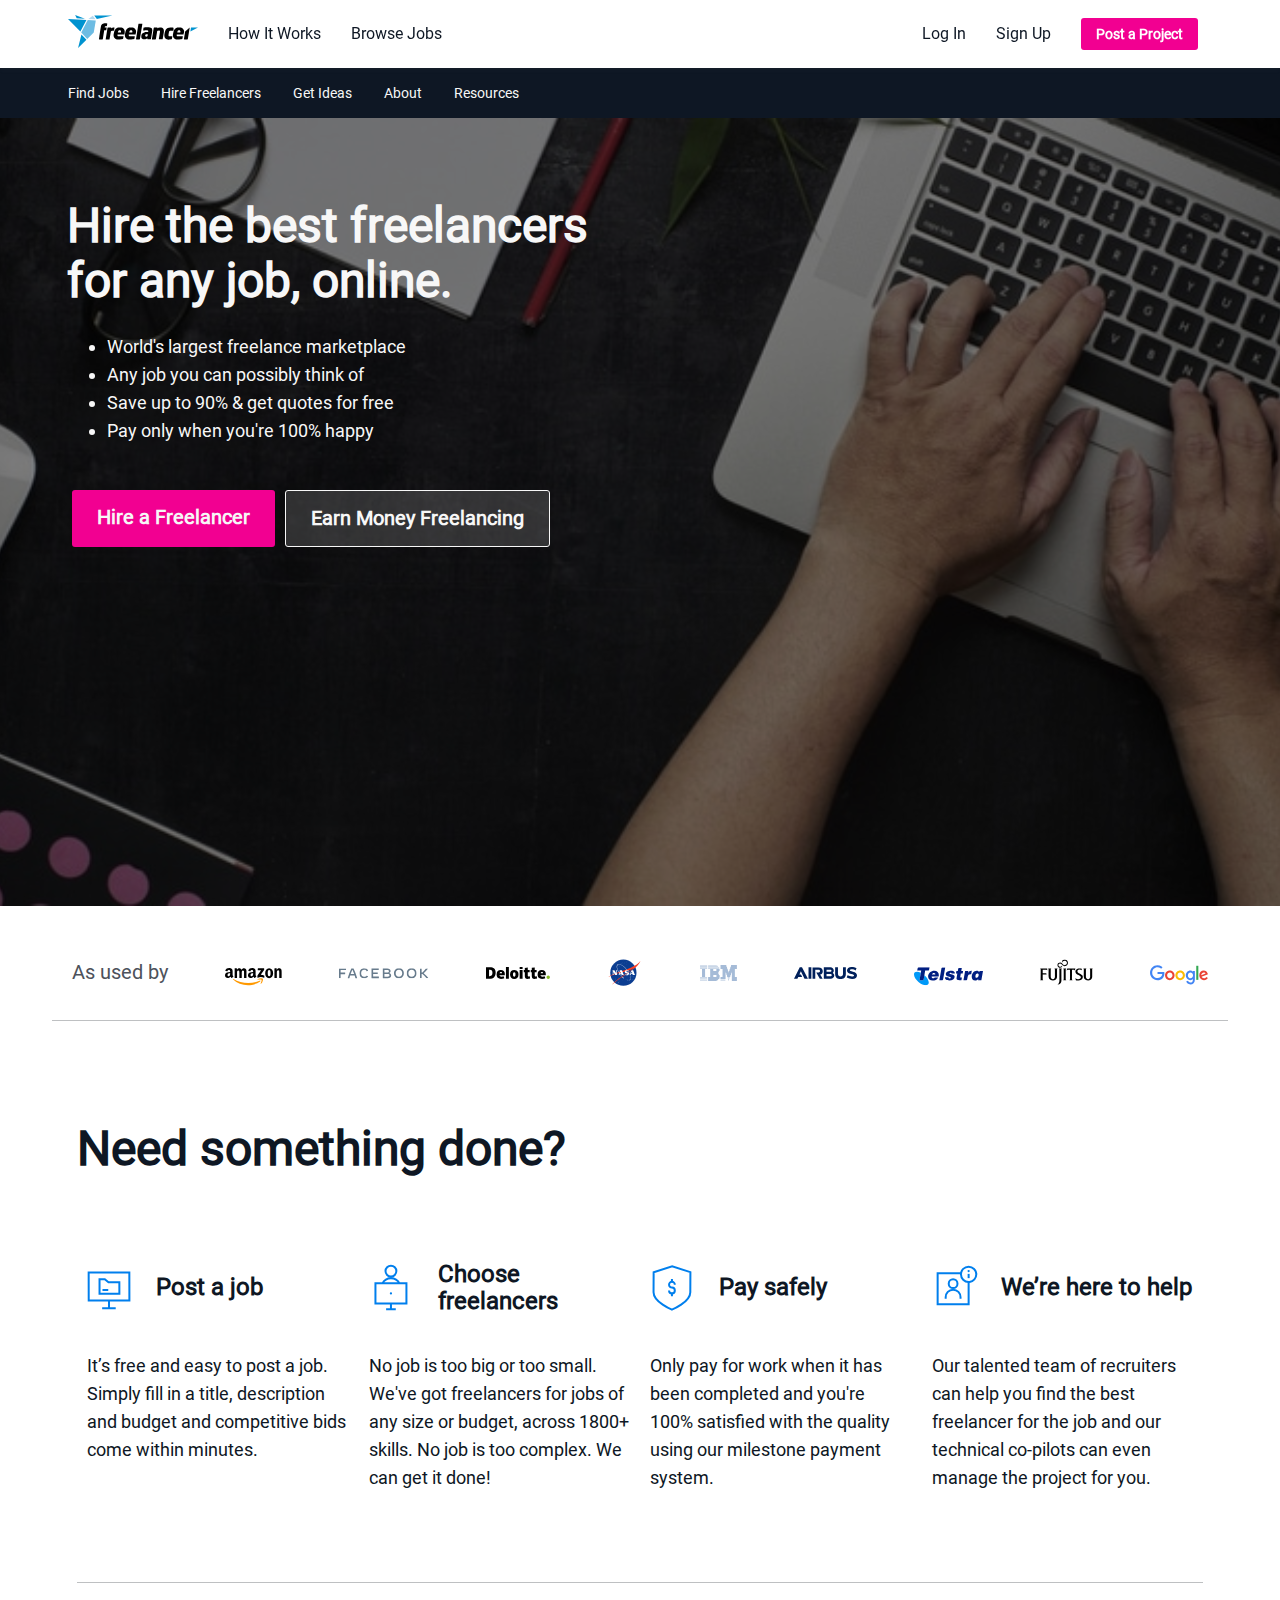
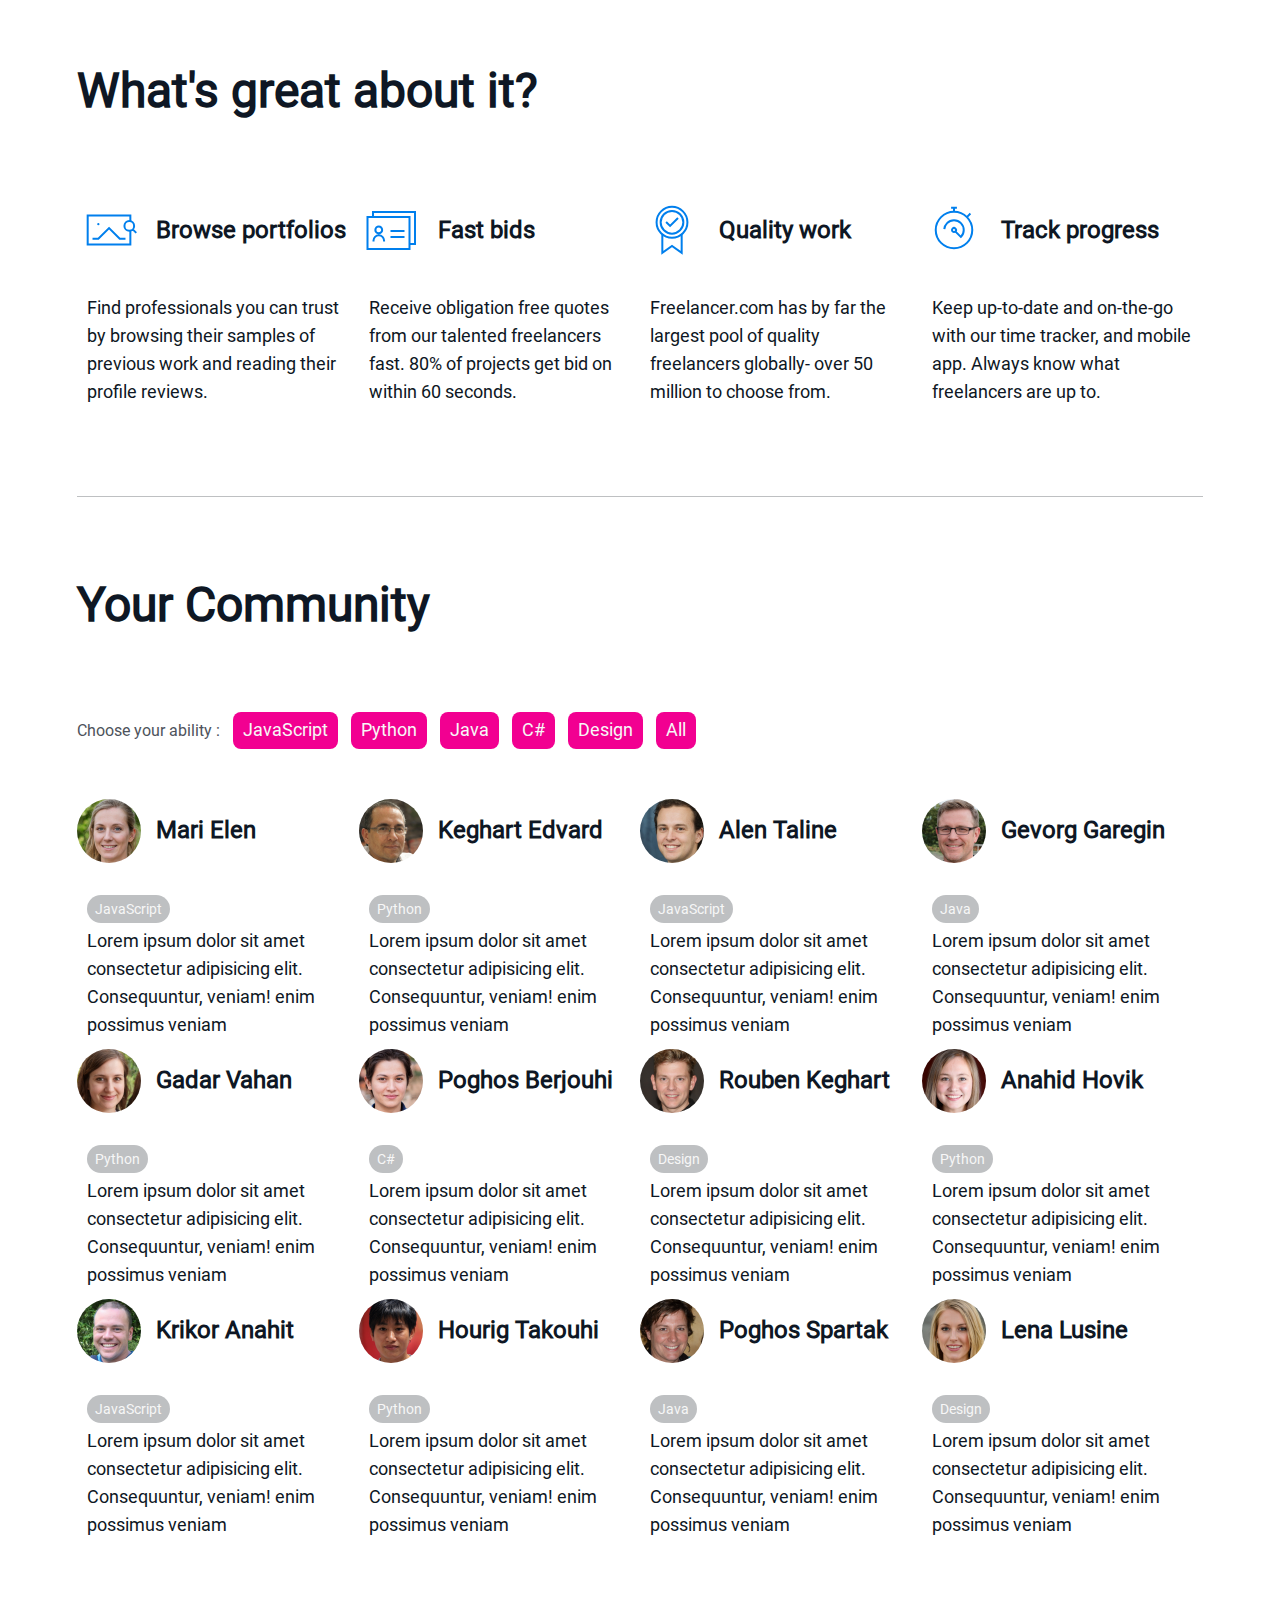
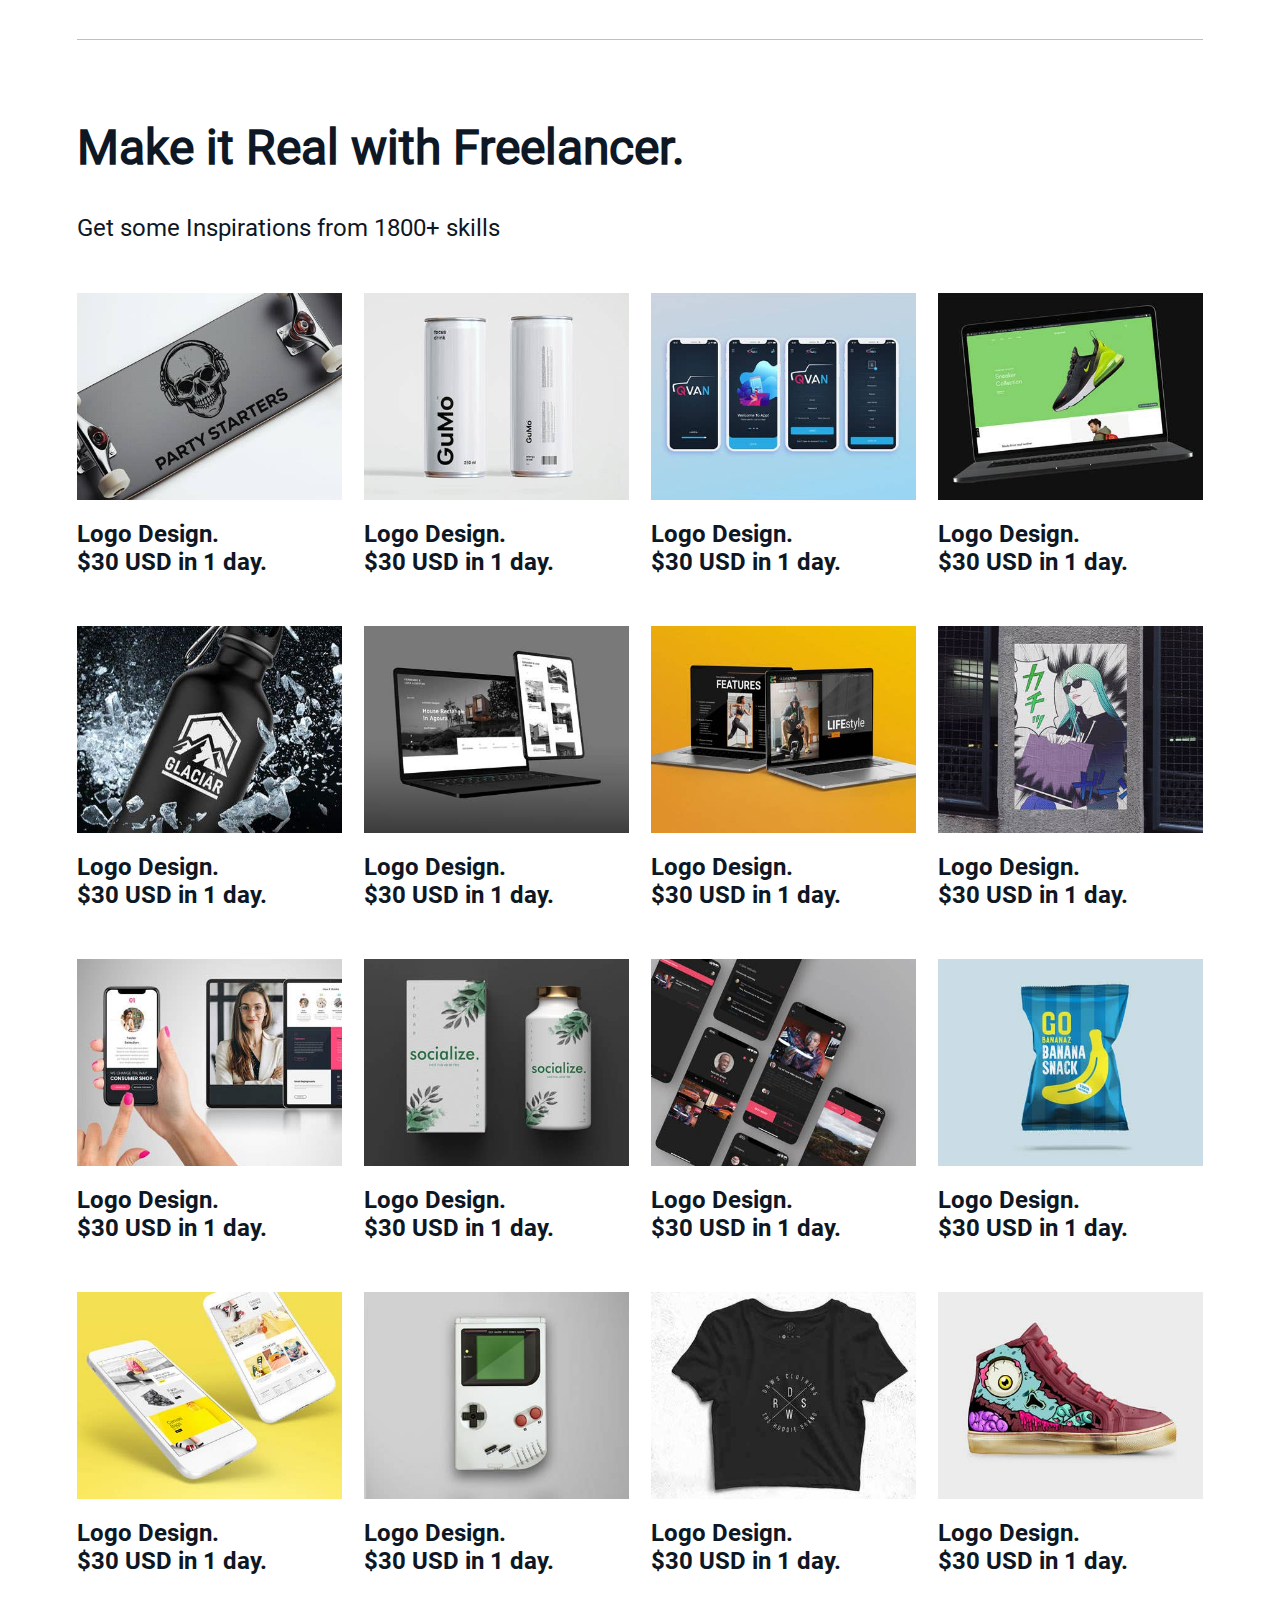
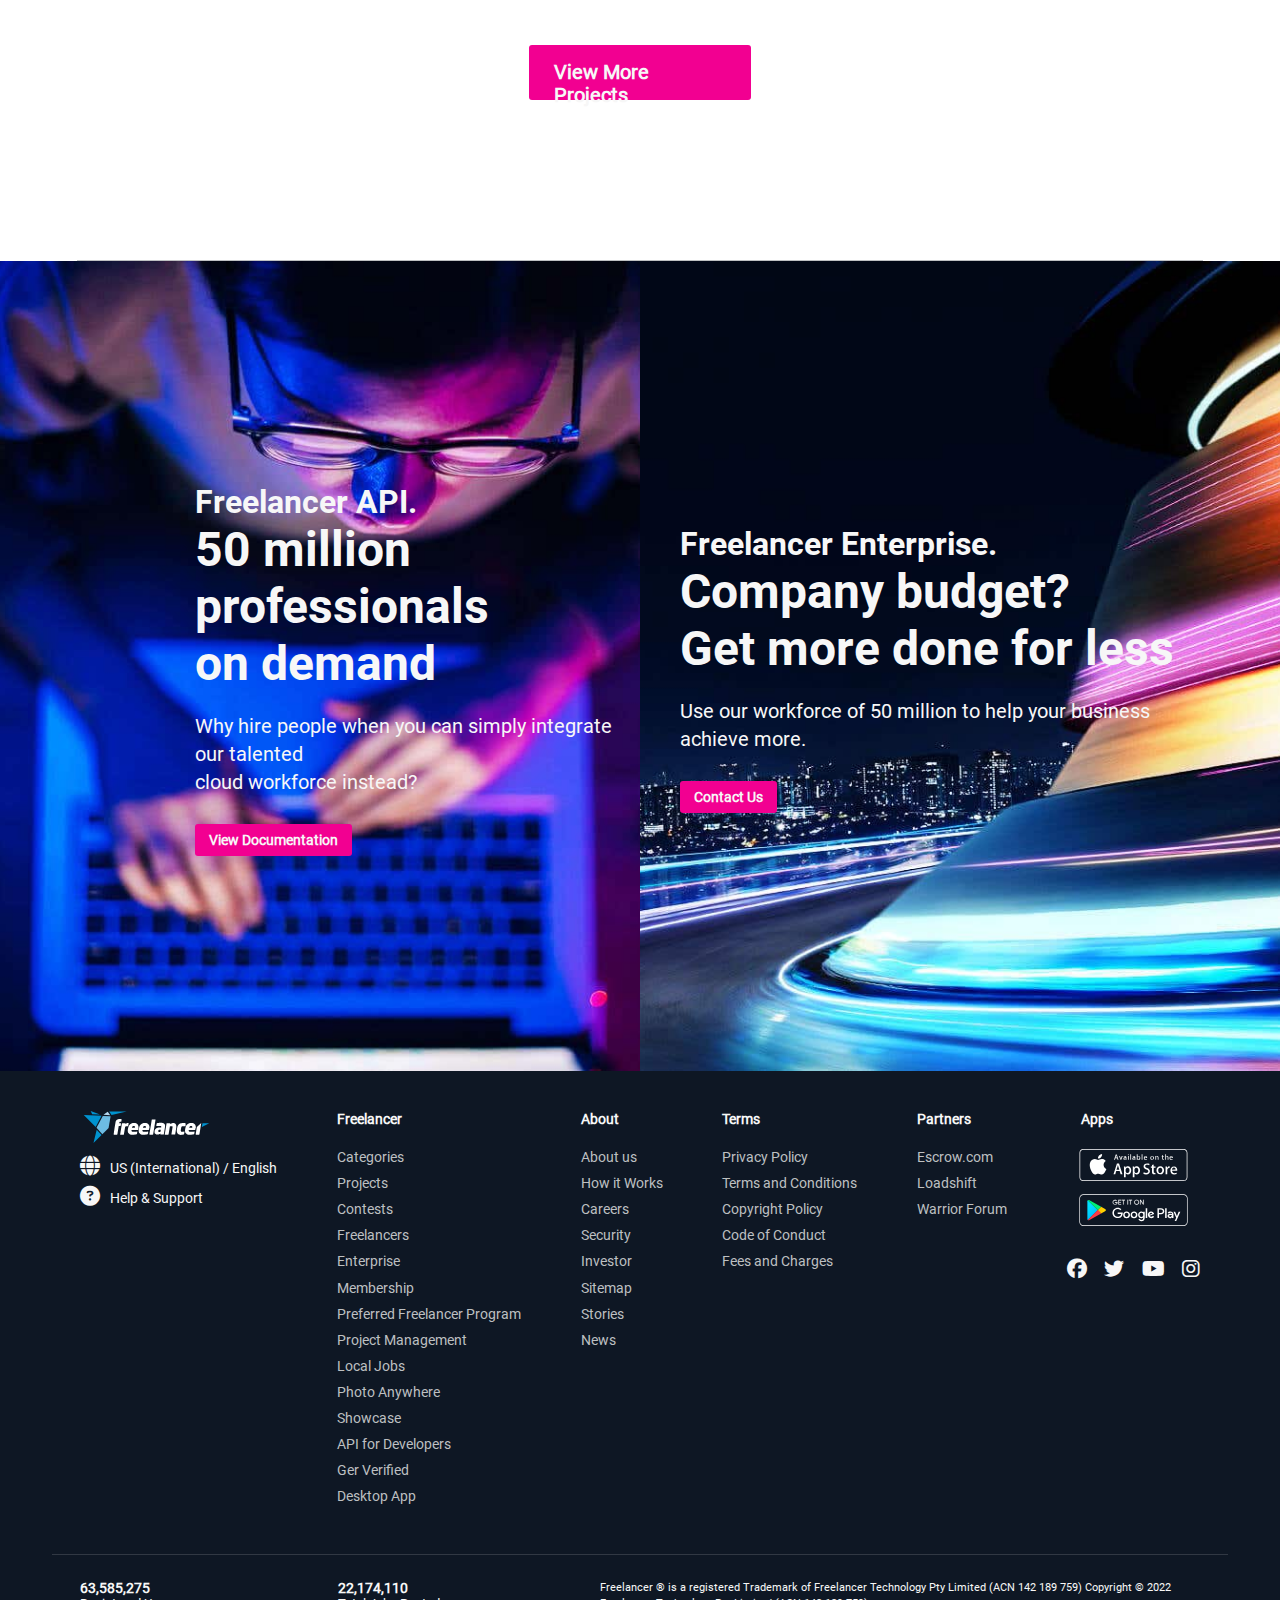
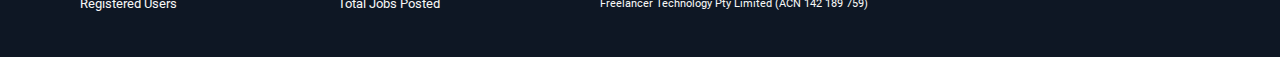
<file: index.html>
<!DOCTYPE html>
<html lang="en" title="Hire Freelancers &amp; Find Freelance Jobs Online">
  <head>
    <meta charset="UTF-8" />
    <meta http-equiv="X-UA-Compatible" content="IE=edge" />
    <meta name="viewport" content="width=device-width, initial-scale=1.0" />
    <title>
      Hire Freelancers &amp; Find Freelance Jobs Online | Freelancer
    </title>
    <link rel="stylesheet" href=
      "https://cdnjs.cloudflare.com/ajax/libs/font-awesome/6.2.0/css/all.css">
    </link>
    <link
      rel="stylesheet"
      href="https://cdn.jsdelivr.net/npm/swiper@8/swiper-bundle.min.css"
    />
    <script src="https://cdn.jsdelivr.net/npm/swiper@8/swiper-bundle.min.js"></script>
    <link rel="stylesheet" href="styles/normalize.css" />
    <link rel="stylesheet" href="styles/style.css" />
    <link rel="stylesheet" href="styles/responsive.css" />
  </head>
  <body>
    <nav class="nav container-fluid">
      <div class="nav-content container">
        <ul class="nav-menu">
          <li class="nav-menu_item">
            <a href="https://www.freelancer.com/" class="nav-logo">
              <img src="images/site-logo.svg" alt="Freelance logo" />
            </a>
          </li>
          <li class="nav-menu_item">
            <a href="#" class="nav-menu_link">How It Works</a>
          </li>
          <li class="nav-menu_item">
            <a href="#jobs" class="nav-menu_link">Browse Jobs</a>
          </li>
        </ul>
        <ul class="nav-links">
          <li class="nav-links_item">
            <a href="Login.html" class="nav-link_links">Log In</a>
          </li>
          <li class="nav-links_item">
            <a href="Sign Up.html" class="nav-link_links">Sign Up</a>
          </li>
          <li class="nav-links_item">
            <a href="#" class="nav-link_links">Post a Project</a>
          </li>
        </ul>
      </div>
    </nav>
    <!--- header --->
    <header class="header">
      <nav class="header-navbar container-fluid">
        <div class="header-navbar_content container">
          <ul class="header-navbar_menu">
            <li class="header-navbar_item"><a href="#">Find Jobs</a></li>
            <li class="header-navbar_item"><a href="#">Hire Freelancers</a></li>
            <li class="header-navbar_item"><a href="#">Get Ideas</a></li>
            <li class="header-navbar_item"><a href="#">About</a></li>
            <li class="header-navbar_item"><a href="#">Resources</a></li>
          </ul>
        </div>
      </nav>
      <div class="header-container container-fluid">
        <div class="header-content container">
          <h1 class="header-title">
            Hire the best freelancers for any job, online.
          </h1>
          <ul class="header-desc_menu">
            <li class="header-desc_item">
              World's largest freelance marketplace
            </li>
            <li class="header-desc_item">Any job you can possibly think of</li>
            <li class="header-desc_item">
              Save up to 90% & get quotes for free
            </li>
            <li class="header-desc_item">Pay only when you're 100% happy</li>
          </ul>
          <div class="header-btn_container">
            <a href="#" class="header-btn">Hire a Freelancer</a>
            <a href="#" class="header-btn">Earn Money Freelancing</a>
          </div>
        </div>
      </div>
    </header>
    <!-- main -->
    <section class="brands">
      <!-- Desktop mode -->
      <div class="brands-content container">
        <img src="./images/amazon_logo2.svg" alt="logo" />
        <img src="./images/facebook-corporate-logo2.svg" alt="logo" />
        <img src="./images/deloitte-logo2.svg" alt="logo" />
        <img src="./images/nasa-logo3.svg" alt="logo" />
        <img src="./images/ibm-logo2.svg" alt="logo" />
        <img src="./images/airbus-logo2.svg" alt="logo" />
        <img src="./images/telstra-logo.svg" alt="logo" />
        <img src="./images/fujitsu-logo.svg" alt="logo" />
        <img src="./images/google-logo.svg" alt="logo" />
      </div>
      <!-- Mobile mode -->
      <p>As used by</p>
      <div class="swiper">
        <div class="swiper-wrapper">
          <div class="swiper-slide">
            <img src="images/amazon_logo2.svg" alt="logo" />
            <img src="images/facebook-corporate-logo2.svg" alt="logo" />
            <img src="images/deloitte-logo2.svg" alt="logo" />
          </div>
          <div class="swiper-slide">
            <img src="images/nasa-logo3.svg" alt="logo" />
            <img src="images/ibm-logo2.svg" alt="logo" />
            <img src="images/airbus-logo2.svg" alt="logo" />
          </div>
          <div class="swiper-slide">
            <img src="images/telstra-logo.svg" alt="logo" />
            <img src="images/fujitsu-logo.svg" alt="logo" />
            <img src="images/google-logo.svg" alt="logo" />
          </div>
        </div>
        <div class="swiper-button-prev"></div>
        <div class="swiper-button-next"></div>
      </div>
    </section>
    <section class="description container">
      <h1 class="description-title">Need something done?</h1>
      <ul class="description-cards">
        <li class="description-card">
          <div class="description-card_header">
            <img src="images/section-images/post-a-project.svg" alt="image" />
            <h3>Post a job</h3>
          </div>
          <div class="description-body">
            <p>
              It’s free and easy to post a job. Simply fill in a title,
              description and budget and competitive bids come within minutes.
            </p>
          </div>
        </li>
        <li class="description-card">
          <div class="description-card_header">
            <img src="images/section-images/work.svg" alt="image" />
            <h3>
              Choose <br />
              freelancers
            </h3>
          </div>
          <div class="description-body">
            <p>
              No job is too big or too small. We've got freelancers for jobs of
              any size or budget, across 1800+ skills. No job is too complex. We
              can get it done!
            </p>
          </div>
        </li>
        <li class="description-card">
          <div class="description-card_header">
            <img src="images/section-images/pay-safely.svg" alt="image" />
            <h3>Pay safely</h3>
          </div>
          <div class="description-body">
            <p>
              Only pay for work when it has been completed and you're 100%
              satisfied with the quality using our milestone payment system.
            </p>
          </div>
        </li>
        <li class="description-card">
          <div class="description-card_header">
            <img src="images/section-images/about-me.svg" alt="image" />
            <h3>We’re here to help</h3>
          </div>
          <div class="description-body">
            <p>
              Our talented team of recruiters can help you find the best
              freelancer for the job and our technical co-pilots can even manage
              the project for you.
            </p>
          </div>
        </li>
      </ul>
    </section>
    <section class="description container">
      <h1 class="description-title">What's great about it?</h1>
      <ul class="description-cards">
        <li class="description-card">
          <div class="description-card_header">
            <img
              src="images/section-images/browse-portfolios.svg"
              alt="image"
            />
            <h3>Browse portfolios</h3>
          </div>
          <div class="description-body">
            <p>
              Find professionals you can trust by browsing their samples of
              previous work and reading their profile reviews.
            </p>
          </div>
        </li>
        <li class="description-card">
          <div class="description-card_header">
            <img src="images/section-images/bids-alt.svg" alt="image" />
            <h3>Fast bids</h3>
          </div>
          <div class="description-body">
            <p>
              Receive obligation free quotes from our talented freelancers fast.
              80% of projects get bid on within 60 seconds.
            </p>
          </div>
        </li>
        <li class="description-card">
          <div class="description-card_header">
            <img src="images/section-images/rank-higher.svg" alt="image" />
            <h3>Quality work</h3>
          </div>
          <div class="description-body">
            <p>
              Freelancer.com has by far the largest pool of quality freelancers
              globally- over 50 million to choose from.
            </p>
          </div>
        </li>
        <li class="description-card">
          <div class="description-card_header">
            <img src="images/section-images/track-progress.svg" alt="image" />
            <h3>Track progress</h3>
          </div>
          <div class="description-body">
            <p>
              Keep up-to-date and on-the-go with our time tracker, and mobile
              app. Always know what freelancers are up to.
            </p>
          </div>
        </li>
      </ul>
    </section>
    <section class="description container">
      <h1 id='jobs' class="description-title">Your Community</h1>
      <div class="filters">
        <p>Choose your ability :</p>
        <span class='filter' data-filter='JavaScript'>JavaScript</span>
        <span class='filter' data-filter='Python'>Python</span>
        <span class='filter' data-filter='Java'>Java</span>
        <span class='filter' data-filter='C#'>C#</span>
        <span class='filter' data-filter='Design'>Design</span>
        <span class='filter' data-filter='All'>All</span>
      </div>
      <ul class="description-cards card-container"></ul>
    </section>
    <section class="description container">
      <h1 class="description-title product-title">
        Make it Real with Freelancer.
      </h1>
      <p class="description-paragraph">
        Get some Inspirations from 1800+ skills
      </p>
      <ul class="description-cards products">
        <li class="description-card">
          <div class="description-card_header product-header">
            <img
              class="product-image"
              src="images/product-images/logo-design-v2.jpg"
              alt="image"
            />
            <span class="product-button">Discover More</span>
          </div>
          <div class="description-body">
            <p class="product-info">Logo Design.<br />$30 USD in 1 day.</p>
          </div>
        </li>
        <li class="description-card">
          <div class="description-card_header product-header">
            <img
              class="product-image"
              src="images/product-images/package-design-1-v2.jpg"
              alt="image"
            />
            <span class="product-button">Discover More</span>
          </div>
          <div class="description-body">
            <p class="product-info">Logo Design.<br />$30 USD in 1 day.</p>
          </div>
        </li>
        <li class="description-card">
          <div class="description-card_header product-header">
            <img
              class="product-image"
              src="images/product-images/mobile-design-1-v2.jpg"
              alt="image"
            />
            <span class="product-button">Discover More</span>
          </div>
          <div class="description-body">
            <p class="product-info">Logo Design.<br />$30 USD in 1 day.</p>
          </div>
        </li>
        <li class="description-card">
          <div class="description-card_header product-header">
            <img
              class="product-image"
              src="images/product-images/wordpress-1.jpg"
              alt="image"
            />
            <span class="product-button">Discover More</span>
          </div>
          <div class="description-body">
            <p class="product-info">Logo Design.<br />$30 USD in 1 day.</p>
          </div>
        </li>
        <li class="description-card">
          <div class="description-card_header product-header">
            <img
              class="product-image"
              src="images/product-images/logo-design-2.jpg"
              alt="image"
            />
            <span class="product-button">Discover More</span>
          </div>
          <div class="description-body">
            <p class="product-info">Logo Design.<br />$30 USD in 1 day.</p>
          </div>
        </li>
        <li class="description-card">
          <div class="description-card_header product-header">
            <img
              class="product-image"
              src="images/product-images/website-1.jpg"
              alt="image"
            />
            <span class="product-button">Discover More</span>
          </div>
          <div class="description-body">
            <p class="product-info">Logo Design.<br />$30 USD in 1 day.</p>
          </div>
        </li>
        <li class="description-card">
          <div class="description-card_header product-header">
            <img
              class="product-image"
              src="images/product-images/website-design-1.jpg"
              alt="image"
            />
            <span class="product-button">Discover More</span>
          </div>
          <div class="description-body">
            <p class="product-info">Logo Design.<br />$30 USD in 1 day.</p>
          </div>
        </li>
        <li class="description-card">
          <div class="description-card_header product-header">
            <img
              class="product-image"
              src="images/product-images/illustration-v2.jpg"
              alt="image"
            />
            <span class="product-button">Discover More</span>
          </div>
          <div class="description-body">
            <p class="product-info">Logo Design.<br />$30 USD in 1 day.</p>
          </div>
        </li>
        <li class="description-card">
          <div class="description-card_header product-header">
            <img
              class="product-image"
              src="images/product-images/wordpress-2.jpg"
              alt="image"
            />
            <span class="product-button">Discover More</span>
          </div>
          <div class="description-body">
            <p class="product-info">Logo Design.<br />$30 USD in 1 day.</p>
          </div>
        </li>
        <li class="description-card">
          <div class="description-card_header product-header">
            <img
              class="product-image"
              src="images/product-images/package-design-4.jpg"
              alt="image"
            />
            <span class="product-button">Discover More</span>
          </div>
          <div class="description-body">
            <p class="product-info">Logo Design.<br />$30 USD in 1 day.</p>
          </div>
        </li>
        <li class="description-card">
          <div class="description-card_header product-header">
            <img
              class="product-image"
              src="images/product-images/mobile-design-2-v2.jpg"
              alt="image"
            />
            <span class="product-button">Discover More</span>
          </div>
          <div class="description-body">
            <p class="product-info">Logo Design.<br />$30 USD in 1 day.</p>
          </div>
        </li>
        <li class="description-card">
          <div class="description-card_header product-header">
            <img
              class="product-image"
              src="images/product-images/package-design-3.jpg"
              alt="image"
            />
            <span class="product-button">Discover More</span>
          </div>
          <div class="description-body">
            <p class="product-info">Logo Design.<br />$30 USD in 1 day.</p>
          </div>
        </li>
        <li class="description-card">
          <div class="description-card_header product-header">
            <img
              class="product-image"
              src="images/product-images/website-2.jpg"
              alt="image"
            />
            <span class="product-button">Discover More</span>
          </div>
          <div class="description-body">
            <p class="product-info">Logo Design.<br />$30 USD in 1 day.</p>
          </div>
        </li>
        <li class="description-card">
          <div class="description-card_header product-header">
            <img
              class="product-image"
              src="images/product-images/3d-modeling.jpg"
              alt="image"
            />
            <span class="product-button">Discover More</span>
          </div>
          <div class="description-body">
            <p class="product-info">Logo Design.<br />$30 USD in 1 day.</p>
          </div>
        </li>
        <li class="description-card">
          <div class="description-card_header product-header">
            <img
              class="product-image"
              src="images/product-images/logo-design-3.jpg"
              alt="image"
            />
            <span class="product-button">Discover More</span>
          </div>
          <div class="description-body">
            <p class="product-info">Logo Design.<br />$30 USD in 1 day.</p>
          </div>
        </li>
        <li class="description-card">
          <div class="description-card_header product-header">
            <img
              class="product-image"
              src="images/product-images/graphic-design-2.jpg"
              alt="image"
            />
            <span class="product-button">Discover More</span>
          </div>
          <div class="description-body">
            <p class="product-info">Logo Design.<br />$30 USD in 1 day.</p>
          </div>
        </li>
        <a href="#" class="description-btn">View More Projects</a>
      </ul>
    </section>
    <section class="information">
      <aside class="left-section">
        <div class="left-section_content">
          <h2 class="information-title">Freelancer API.</h2>
          <h3 class="information-desc">50 million professionals <br> on demand</h3>
          <p class="information-paragraph">
            Why hire people when you can simply integrate our talented <br> cloud
            workforce instead?
          </p>
          <a href="#" class="information-btn">View Documentation</a>
        </div>
      </aside>
      <aside class="right-section">
        <div class="right-section_content">
          <h2 class="information-title">Freelancer Enterprise.</h2>
          <h3 class="information-desc">
            Company budget?<br>Get more done for less
          </h3>
          <p class="information-paragraph">
            Use our workforce of 50 million to help your business <br> achieve more.
          </p>
          <a href="#" class="information-btn">Contact Us</a>
        </div>
      </aside>
    </section>
    <footer class='footer container-fluid'>
      <div class="footer-content container">
        <div class="footer__column">
          <div class="footer__grouping">
            <ul class="footer__grouping-list">
              <li><img src="./images/freelancer-logo-old-light.svg" alt="logo"></li>
              <li><i class="footer-icon fas fa-globe"></i><a class='footer-link' href='#'>US (International) / English</a></li>
              <li><i class='footer-icon fas fa-question-circle'></i><a class='footer-link' href='#'>Help & Support</a></li>
            </ul>
          </div>
        </div>
        <div class="footer__column">
          <div class="footer__grouping">
            <h4 class="footer__grouping-title">Freelancer</h4>
            <ul class="footer__grouping-list">
              <li><a href='#'>Categories</a></li>
              <li><a href='#'>Projects</a></li>
              <li><a href='#'>Contests</a></li>
              <li><a href='#'>Freelancers</a></li>
              <li><a href='#'>Enterprise</a></li>
              <li><a href='#'>Membership</a></li>
              <li><a href='#'>Preferred Freelancer Program</a></li>
              <li><a href='#'>Project Management</a></li>
              <li><a href='#'>Local Jobs</a></li>
              <li><a href='#'>Photo Anywhere</a></li>
              <li><a href='#'>Showcase</a></li>
              <li><a href='#'>API for Developers</a></li>
              <li><a href='#'>Ger Verified</a></li>
              <li><a href='#'>Desktop App</a></li>
            </ul>
          </div>
        </div>
        <div class="footer__column">
          <div class="footer__grouping">
            <h4 class="footer__grouping-title">About</h4>
            <ul class="footer__grouping-list">
              <li><a href='#'>About us</a></li>
              <li><a href='#'>How it Works</a></li>
              <li><a href='#'>Careers</a></li>
              <li><a href='#'>Security</a></li>
              <li><a href='#'>Investor</a></li>
              <li><a href='#'>Sitemap</a></li>
              <li><a href='#'>Stories</a></li>
              <li><a href='#'>News</a></li>
            </ul>
          </div>
        </div>
        <div class="footer__column">
          <div class="footer__grouping">
            <h4 class="footer__grouping-title">Terms</h4>
            <ul class="footer__grouping-list">
              <li><a href='#'>Privacy Policy</a></li>
              <li><a href='#'>Terms and Conditions</a></li>
              <li><a href='#'>Copyright Policy</a></li>
              <li><a href='#'>Code of Conduct</a></li>
              <li><a href='#'>Fees and Charges</a></li>
            </ul>
          </div>
        </div>
        <div class="footer__column">
          <div class="footer__grouping">
            <h4 class="footer__grouping-title">Partners</h4>
            <ul class="footer__grouping-list">
              <li><a href='#'>Escrow.com</a></li>
              <li><a href='#'>Loadshift</a></li>
              <li><a href='#'>Warrior Forum</a></li>
            </ul>
          </div>
        </div>
        <div class="footer__column">
          <div class="footer__grouping">
            <h4 class="footer__grouping-title m-left-14">Apps</h4>
            <ul class="footer__grouping-list links-container">
              <li><a href='#'><img src="./images/app-store.svg" alt="AppStore"></a></li>
              <li><a href='#'><img src="./images/google-play.svg" alt="PlayStore"></a></li>
            </ul>
            <ul class='social-media_menu'>
              <li><a class='social-media_item fab fa-facebook' href="#"></a></li>
              <li><a class='social-media_item fab fa-twitter' href="#"></a></li>
              <li><a class='social-media_item fab fa-youtube' href="#"></a></li>
              <li><a class='social-media_item fab fa-instagram' href="#"></a></li>
            </ul>
          </div>
        </div>
      </div>
      <section class='footer-copyright container'>
        <p class="copyright-reg">
          <span>63,585,275</span><br>
          Registered Users
        </p>
        <p class="copyright-total">
          <span>22,174,110</span><br>
          Total Jobs Posted
        </p>
        <p class='copyright-desc'>
          Freelancer ® is a registered Trademark of Freelancer Technology Pty Limited (ACN 142 189 759)
          Copyright © 2022 Freelancer Technology Pty Limited (ACN 142 189 759)
        </p>
      </section>
    </footer>
    <script src="./js/people.js"></script>
    <script src='./js/main.js'></script>
  </body>
</html>
</file>
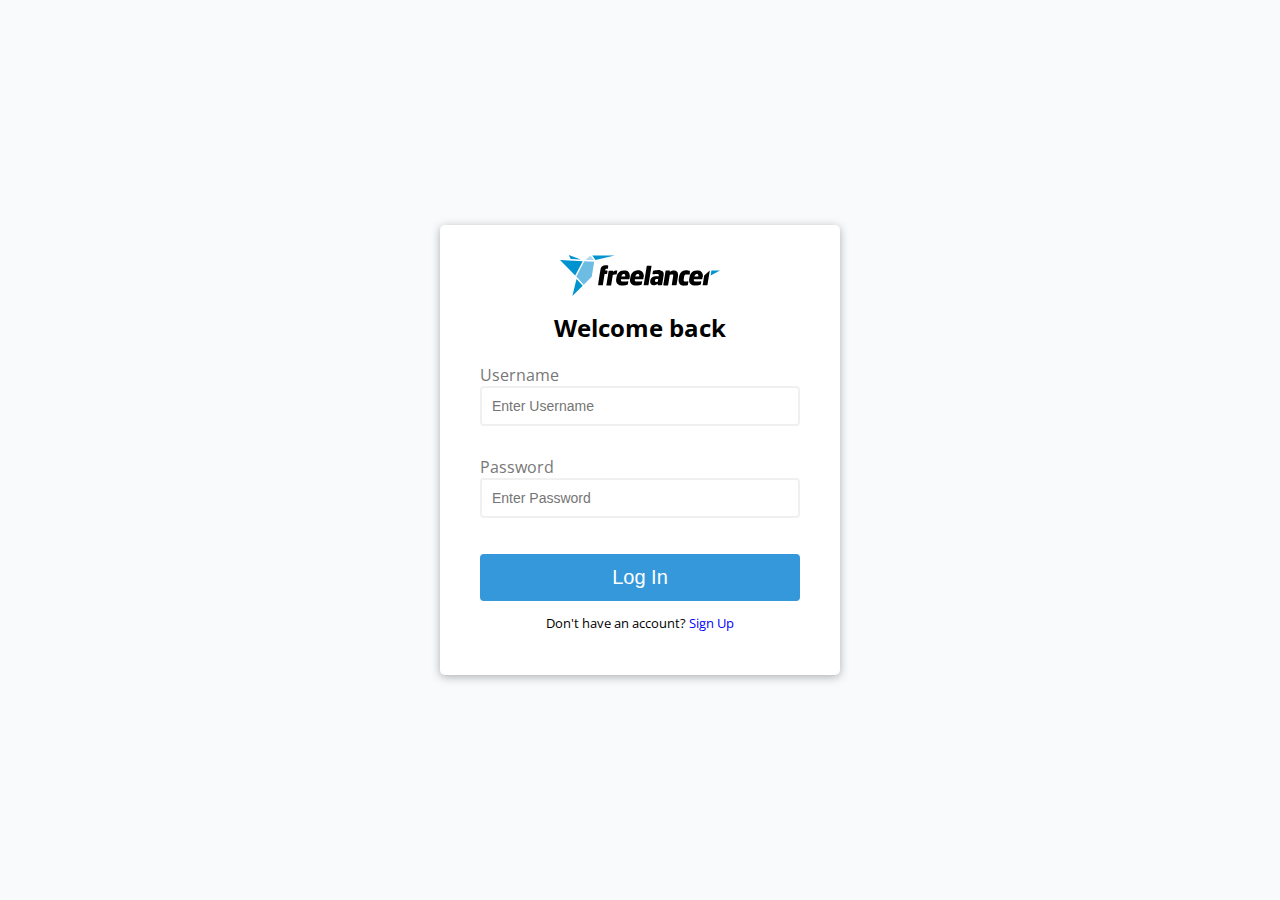
<file: Login.html>
<!DOCTYPE html>
<html>
  <head>
    <meta charset="utf-8" />
    <meta name="viewport" content="width=device-width, initial-scale=1.0" />
    <meta http-equiv="X-UA-Compatible" content="ie=edge" />
    <title>Login to Hire Freelancers &amp; Find Work | Freelancer</title>
    <link rel="stylesheet" href="styles/login.css" />
  </head>

  <body>
    <div class="container">
      <form class="form" id="form">
        <img src="images/site-logo.svg" alt="logo" />
        <h2>Welcome back</h2>
        <div class="form-control">
          <label for="Username">Username</label>
          <input
            type="text"
            id="username"
            placeholder="Enter Username"
            maxlength="38"
          />
          <small>Error message</small>
        </div>
        <div class="form-control">
          <label for="Password">Password</label>
          <input
            type="password"
            id="password"
            placeholder="Enter Password"
            maxlength="38"
          />
          <small>Error message</small>
        </div>
        <button type="submit">Log In</button>
        <p>
          Don't have an account? <a href="Sign Up.html"><span>Sign Up</span></a>
        </p>
      </form>
    </div>
	<script src="js/login.js"></script>
  </body>
</html>
</file>
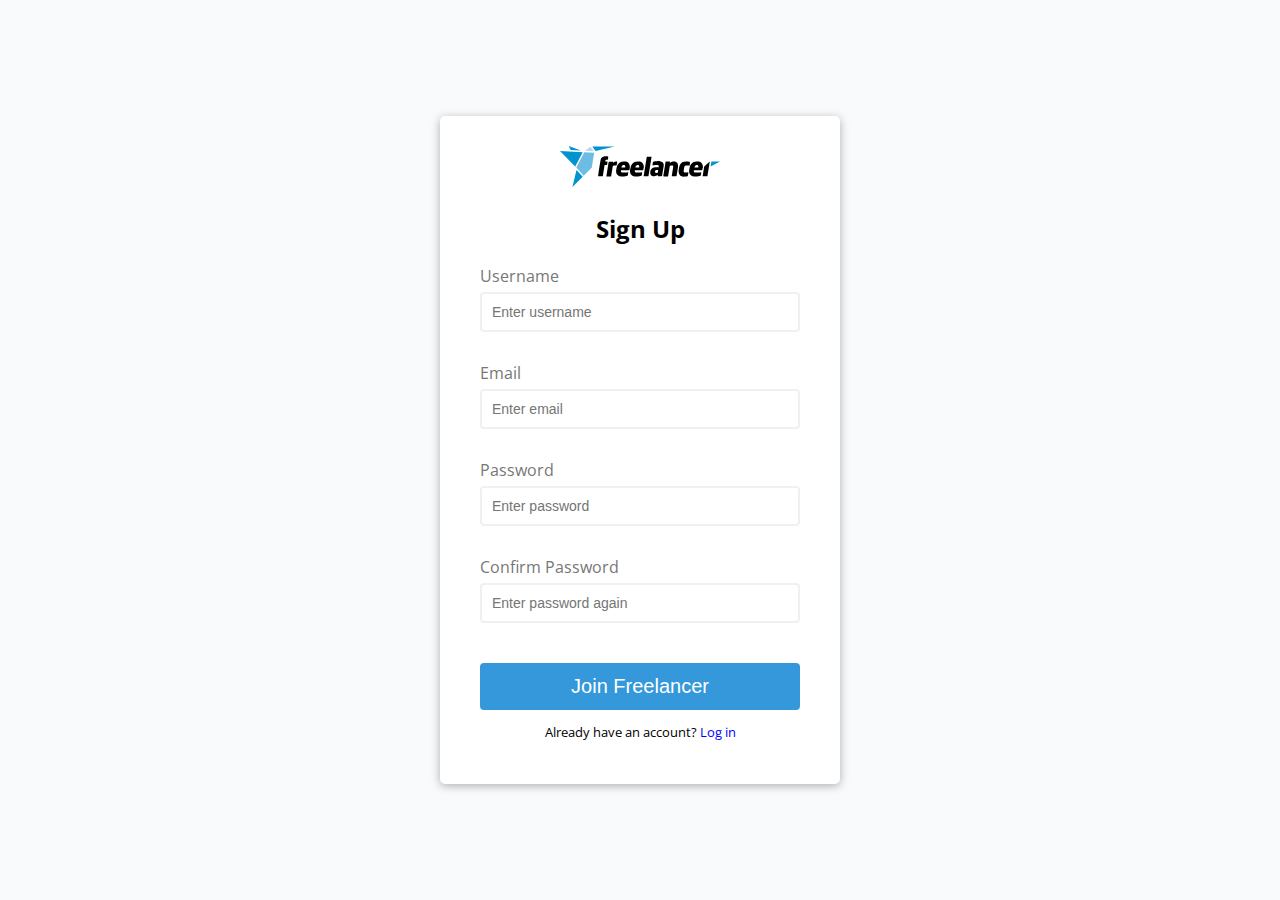
<file: Sign Up.html>
﻿<!DOCTYPE html>
<html lang="en">
  <head>
    <meta charset="UTF-8" />
    <meta name="viewport" content="width=device-width, initial-scale=1.0" />
    <meta http-equiv="X-UA-Compatible" content="ie=edge" />
    <link rel="stylesheet" href="styles/signup.css" />
    <title>User Signup | Freelancer</title>
  </head>
  <body>
    <div class="container">
      <form id="form" class="form">
        <img src="images/site-logo.svg" alt="logo" />
        <h2>Sign Up</h2>
        <div class="form-control">
          <label for="username">Username</label>
          <input type="text" id="username" placeholder="Enter username" />
          <small>Error message</small>
        </div>
        <div class="form-control">
          <label for="email">Email</label>
          <input type="text" id="email" placeholder="Enter email" />
          <small>Error message</small>
        </div>
        <div class="form-control">
          <label for="password">Password</label>
          <input type="password" id="password" placeholder="Enter password" />
          <small>Error message</small>
        </div>
        <div class="form-control">
          <label for="password2">Confirm Password</label>
          <input
            type="password"
            id="password2"
            placeholder="Enter password again"
          />
          <small>Error message</small>
        </div>
        <button type="submit">Join Freelancer</button>
        <p>Already have an account? <a href="Login.html"><span>Log in</span></a></p>
      </form>
    </div>

    <script src="js/signup.js"></script>
  </body>
</html>
</file>
<file: styles/style.css>
@font-face {
  font-family: "Roboto-Regular";
  src: url("../fonts/Roboto-Regular.ttf") format("truetype");
}

@font-face {
  font-family: "Roboto-Bold";
  src: url("../fonts/Roboto-Bold.ttf") format("truetype");
}

:root {
  --mainPink: #f20091;
  --mainWhite: #f7f7f7;
  --mainBlack: #0e1724;
  --mainGray: #bec0c2;
  --mainBlue: #007fed;
  --transition: all 0.2s;
  --pinkHoverColor: rgb(215, 2, 137);
}

/* Start project */

* {
  padding: 0;
  margin: 0;
  box-sizing: border-box;
  list-style-type: none;
  text-decoration: none;
  scroll-behavior: smooth;
}

body {
  color: var(--mainBlack);
  font-family: "Roboto-Regular", "sans-serif";
}

.swiper,
.description-cards {
  border-bottom: 1px solid var(--mainGray);
}

/*--- Header ---*/

/*--- Navbar ---*/

.nav {
  position: sticky;
  top: 0;
  box-shadow: 0 0 4px #4d525b14, 0 2px 4px #4d525b1f;
  background-color: #fff;
  z-index: 3;
}

.nav .nav-content {
  display: flex;
  align-items: center;
  justify-content: space-between;
  padding: 15px 0 15px 16px;
}

.nav .nav-content a {
  color: inherit;
  transition: var(--transition);
}

.nav .nav-content a:hover {
  color: var(--mainBlue);
}

.nav-menu,
.nav-links {
  display: flex;
  align-items: center;
  justify-content: space-around;
}

.nav-menu li,
.nav-links li {
  margin-right: 30px;
}

.nav-links .nav-links_item:nth-child(3) a {
  background-color: var(--mainPink);
  color: #fff;
  font-weight: bold;
  padding: 8px 15px;
  border-radius: 3px;
  font-size: 14px;
}

.nav-links .nav-links_item:nth-child(3) a:hover {
  background-color: var(--pinkHoverColor);
}

.nav-logo img {
  width: 130px;
}

/*--- Header Navbar ---*/

.header-navbar {
  background-color: var(--mainBlack);
  overflow: auto;
}

.header-navbar_content {
  min-width: 405px;
  overflow: auto;
}

.header-navbar_menu {
  display: flex;
}

.header-navbar_menu .header-navbar_item {
  padding: 16px;
}

.header-navbar_menu .header-navbar_item:hover {
  background-color: #323a45;
}

.header-navbar_menu .header-navbar_item a {
  color: var(--mainWhite);
  font-size: 14px;
}

/*--- Heder Container ---*/

.header-container {
  min-height: calc(100vh - 112px);
  background: url("../images/header-background.jpg") no-repeat center/cover;
  background-blend-mode: multiply;
  background-color: #828282;
}

.header-content {
  color: var(--mainWhite);
  padding: 80px 15px;
}

.header-title {
  font-size: 48px;
  font-family: "Roboto-Bold" sans-serif;
  margin: 0;
  max-width: 535px;
}

.header-desc_menu {
  margin: 25px 40px 40px 40px;
  line-height: 28px;
}

.header-desc_menu .header-desc_item {
  list-style-type: disc !important;
  font-size: 18px;
}

.header-btn_container {
  display: flex;
}

.header-btn_container a,
.description-btn,
.information-btn {
  font-size: 20px;
  font-family: "Roboto-Bold" sans-serif;
  font-weight: bold;
  color: var(--mainWhite) !important;
  margin: 5px;
  padding: 16px 25px;
  border-radius: 3px;
  transition: var(--transition);
}

.header-btn:nth-child(1),
.description-btn,
.information-btn {
  background-color: var(--mainPink);
}

.header-btn:nth-child(1):hover,
.description-btn:hover,
.information-btn:hover {
  background-color: var(--pinkHoverColor);
}

.header-btn:nth-child(2) {
  border: 1px solid var(--mainWhite);
  background-color: rgba(200, 200, 200, 0.2);
}

.header-btn:nth-child(2):hover {
  background-color: rgba(200, 200, 200, 0.5);
}

/*--- Brands Section ---*/

.brands {
  padding: 20px;
}

.brands p {
  text-align: center;
  color: #4d525b;
  display: none;
}

.brands-content {
  padding: 32px 20px;
  border-bottom: 1px solid var(--mainGray);
  display: flex;
  align-items: center;
  justify-content: space-between;
}

.brands-content::before {
  content: "As used by";
  color: #4d525b;
  font-size: 20px;
}

.brands-content img {
  height: 30px;
}

/* Swiper slider styles */

.swiper {
  max-width: 600px;
  display: none;
  padding: 32px 0;
}

.swiper-slide {
  display: flex;
  justify-content: space-around;
  align-items: center;
}

.swiper-slide img {
  height: 25px;
}

.swiper-button-next::after {
  font-size: 20px;
  font-weight: bold;
  margin-left: 25px;
}

.swiper-button-prev::after {
  font-size: 20px;
  font-weight: bold;
  margin-right: 25px;
}

/*--- Description sections ---*/

.description {
  padding: 0 25px;
}

.description-title {
  font-size: 48px;
  margin: 80px 0;
}

.description-paragraph {
  font-size: 24px;
}

.description-cards {
  display: flex;
  justify-content: space-between;
  flex-wrap: wrap;
  padding-bottom: 90px;
}

.description-card {
  width: 281.5px;
}

.user-card {
  transition: var(--transition);
  cursor: pointer;
  border-radius: 5px;
  margin-bottom: 10px;
}

.user-card:hover {
  box-shadow: rgba(50, 50, 93, 0.25) 0px 2px 5px -1px,
    rgba(0, 0, 0, 0.3) 0px 1px 3px -1px;
}

.filters {
  margin-bottom: 50px;
  display: flex;
  align-items: center;
  justify-content: space-between;
  width: 55%;
  flex-wrap: wrap;
}

.filters p {
  color: #4d525b;
}

.filter {
  cursor: pointer;
  font-size: 18px;
  transition: var(--transition);
  padding: 8px 10px;
  border-radius: 8px;
  background-color: var(--mainPink);
  color: var(--mainWhite);
}

.filter:hover {
  background-color: transparent;
  color: var(--mainBlue);
}

.description-card_header {
  display: flex;
  align-items: center;
  margin-bottom: 32px;
}

.description-card_header img {
  width: 64px;
  height: 64px;
  margin-right: 15px;
}

.description-card_header .user-image {
  border-radius: 100%;
  width: 64px; height: 64px;
}

.description-card_header h3 {
  font-size: 24px;
}

.description-body p,
.user-ability {
  font-size: 18px;
  line-height: 28px;
  margin: 0 10px;
}

.description-body .user-ability {
  display: block;
  margin-bottom: 4px;
  font-size: 14px;
  background-color: #bec0c2;
  width: fit-content;
  border-radius: 14px;
  padding: 0 8px;
  color: var(--mainWhite);
}

.product-title {
  margin: 80px 0 40px 0;
}

.products > .description-card {
  margin-top: 50px;
  overflow: hidden;
  width: fit-content;
  height: fit-content;
}

.product-header {
  margin-bottom: 20px;
  justify-content: center;
  transition: var(--transition);
}

.product-image {
  width: 265px !important;
  height: 207px !important;
  cursor: pointer;
}

.product-header:hover {
  transform: scale(1.2);
}

.product-header:hover .product-image {
  filter: brightness(50%);
}

.product-image:hover ~ .product-button {
  display: block;
}

.product-button:hover {
  display: block;
}

.product-button {
  position: absolute;
  left: 50px;
  cursor: pointer;
  border: 2px solid var(--mainWhite);
  padding: 10px 20px;
  color: var(--mainWhite);
  font: 18px "Roboto-Bold";
  display: none;
}

.product-button:hover {
  background-color: rgba(200, 200, 200, 0.5);
}

.product-info {
  font-family: "Roboto-Bold", sans-serif;
  font-size: 24px !important;
}

.product-info,
.product-image {
  margin: 0 !important;
}

.description-btn {
  margin: 70px auto !important;
  width: 222.428px;
  height: 55px;
}

/* Information asides */

.information {
  display: flex;
  height: 90vh;
  color: var(--mainWhite);
}

.information-title {
  font: 32px "Roboto-Bold";
}

.information-desc {
  font: 48px "Roboto-Bold";
  margin-bottom: 20px;
}

.information-paragraph {
  font-size: 20px;
  margin-bottom: 35px;
  line-height: 28px;
}

.information-btn {
  font-size: 14px;
  padding: 8px 14px;
  margin: 0;
}

.left-section {
  background: url("../images/api-upsell-v3.jpg") no-repeat center/cover;
  width: 50%;
  display: flex;
  align-items: center;
}

.left-section_content {
  padding-left: 195px;
}

.right-section {
  background: url("../images/enterprise-upsell-v3.jpg") no-repeat center/cover;
  width: 50%;
  display: flex;
  align-items: center;
}

.right-section_content {
  padding-left: 40px;
}

/*--- Footer ---*/

.footer {
  background-color: var(--mainBlack);
}

.footer-content {
  display: flex;
  justify-content: space-between;
  padding: 40px 28px 0 28px;
  flex-wrap: wrap;
  border-bottom: 0.5px solid #bec0c233;
}
.footer-column {
  display: flex;
  flex-direction: column;
  justify-content: flex-start;
}
.footer__grouping {
  display: flex;
  flex-direction: column;
  margin-bottom: 20px;
}
.footer__grouping-title {
  margin-bottom: 22px;
  font-weight: 600;
  color: var(--mainWhite);
  font-size: 14px;
}
.m-left-14 {
  margin-left: 14px;
}
.footer__grouping-list {
  padding-bottom: 20px;
}
.footer-link {
  color: var(--mainWhite) !important;
  margin-left: 10px;
}
.footer__grouping-list li {
  margin-bottom: 10px;
}
.footer__grouping-list li,
.footer__grouping-list a,
.footer__grouping label,
.copyright-desc a {
  text-decoration: none;
  color: var(--mainGray);
  font-size: 14px;
}

.footer__grouping-list a:hover {
  text-decoration: underline;
  color: var(--mainWhite);
}

.footer__grouping-list li img {
  width: 133px;
  height: 32px;
}

.footer-icon {
  color: var(--mainWhite);
  font-size: 20px;
}

.social-media_menu {
  display: flex;
  justify-content: space-between;
  padding-bottom: 40px;
}

.social-media_menu .social-media_item {
  color: var(--mainWhite);
  font-size: 20px;
}

.fa-facebook:hover {
  color: #1877f2;
}
.fa-twitter:hover {
  color: #00b6f1;
}
.fa-youtube:hover {
  color: #ff0000;
}
.fa-instagram:hover {
  color: #c32aa3;
}

.footer-copyright {
  color: var(--mainWhite);
  font-size: 13px;
  display: flex;
  flex-wrap: wrap;
  justify-content: space-between;
  padding: 25px 28px 35px 28px;
}

.copyright-reg {
  margin-bottom: 10px;
}

.footer-copyright span {
  font-size: 14px;
  font-weight: bold;
}

.copyright-desc {
  width: 600px;
  font-size: 11px;
  line-height: 16px;
}

/* User cards animations */

.hide {
  animation: hide 0.5s ease 0s 1 normal forwards;
  transform-origin: center;
}
.show {
  animation: show 0.5s ease 0s 1 normal forwards;
  transform-origin: center;
}

@keyframes hide {
  0% {
    transform: scale(1);
  }
  100% {
    transform: scale(0);
    width: 0;
    height: 0;
    margin: 0;
  }
}
@keyframes show {
  0% {
    transform: scale(0);
    width: 0;
    height: 0;
    margin: 0;
  }
  100% {
    transform: scale(1);
  }
}
</file>
<file: styles/responsive.css>
.container-fluid,
.img-responsive {
  width: 100% !important;
}

.container {
  max-width: 1176px !important;
  margin: 0 auto !important;
}

@media (max-width : 1234px){
  .left-section_content{
    padding-left: 25px;
  }
}

@media (max-width: 960px) {
  .brands-content img {
    height: 20px;
  }
  .description-title{
    font-size: 32px;
  }
  .description-paragraph{
    font-size: 18px;
  }
  .description-card_header h3{
    font-size: 20px;
  }
  .description-body p{
    font-size: 14px;
  }
  .description-card{
    margin-top: 20px;
  }
  .product-info{
    font-size: 14px !important;
  }
  .information-title{
    font-size: 16px;
  }
  
  .information-desc{
    font-size: 20px;
  }
  
  .information-paragraph{
    font-size: 11px;
    line-height: 20px;
  }
}

@media (max-width: 713px) {
  .nav-menu_link,
  .nav-links_item:nth-child(3) {
    display: none;
  }
  .nav-menu {
    display: block;
  }
  .nav-links_item {
    margin-right: 20px !important;
    text-align: center;
  }

  .header-navbar_menu .header-navbar_item {
    padding: 16px 8px;
  }

  .header-title {
    font-size: 41px;
  }

  .header-desc_menu .header-desc_item {
    font-size: 16px;
  }

  .header-btn_container a {
    font-size: 18px;
  }

  .header-btn_container {
    flex-direction: column;
    text-align: center;
  }

  .brands-content {
    display: none;
  }

  .swiper , .brands p {
    display: flex;
    flex-flow: column;
    justify-content: center;
    align-items: center;
  }
  .products{
    justify-content: center;
  }
  .description-title{
    font-size: 24px;
  }
  .description-paragraph{
    font-size: 16px;
  }
  .description-card{
    width: auto;
  }
  .information{
    flex-flow: column;
    height: 120vh;
  }
  .left-section , .right-section{
    width: 100%;
    height: 50%;
  }
  .footer-content{
    flex-flow: column;
  }
  .footer__grouping{
    border-bottom: .5px solid #bec0c233;
  }
  .links-container{
    display: flex;
    justify-content: space-around;
  }
  .copyright-total , .copyright-reg{
    display: none;
  }
  .filters{
    justify-content: center;
    margin: 0 auto 50px auto;
    width: 60%;
  }
  .filters p{
    margin-bottom: 10px;
  }
  .filter{
    margin: 5px;
  }
}

@media (max-width: 375px) {
  .header-title {
    font-size: 32px;
  }
}
</file>
<file: styles/login.css>
@import url("https://fonts.googleapis.com/css?family=Open+Sans&display=swap");

:root {
  --success-color: #2ecc71;
  --error-color: #e74c3c;
}

* {
  box-sizing: border-box;
}

body {
  background-color: #f9fafb;
  font-family: "Open Sans", sans-serif;
  display: flex;
  align-items: center;
  justify-content: center;
  min-height: 100vh;
  margin: 0;
}

.container {
  background-color: #fff;
  border-radius: 5px;
  box-shadow: 0 2px 10px rgba(0, 0, 0, 0.3);
  width: 400px;
  margin: 20px 20px;
}

h2 {
  text-align: center;
  margin: 0 0 20px;
  margin-top: 10px;
}

.form {
  padding: 30px 40px;
  text-align: center;
}

.form-control {
  margin-bottom: 20px;
  padding-bottom: 10px;
  position: relative;
  text-align: left;
}

.form-control label {
  color: #777;
}

.form-control input {
  border: 2px solid #f0f0f0;
  border-radius: 4px;
  display: block;
  width: 100%;
  padding: 10px;
  font-size: 14px;
}

.form-control input:focus {
  outline: 0;
  border: #777;
}

.form-control.success input {
  border-color: var(--success-color);
}

.form-control.error input {
  border-color: var(--error-color);
}

.form-control small {
  color: var(--error-color);
  position: absolute;
  bottom: -6;
  left: 0;
  visibility: hidden;
}

.form-control.error small {
  visibility: visible;
}

button {
  cursor: pointer;
  background-color: #3498db;
  border: 2px solid #3498db;
  color: #fff;
  border-radius: 4px;
  display: block;
  font-size: 20px;
  padding: 10px;
  margin-top: 26px;
  width: 100%;
}

a:link {
  color: blue;
  text-decoration: none;
}

a:visited {
  color: blue;
}

.form p{
  font-size: 13px;
}
</file>
<file: styles/signup.css>
@import url('https://fonts.googleapis.com/css?family=Open+Sans&display=swap');

:root {
  --success-color: #2ecc71;
  --error-color: #e74c3c;
}

* {
  box-sizing: border-box;
}

body {
  background-color: #f9fafb;
  font-family: 'Open Sans', sans-serif;
  display: flex;
  align-items: center;
  justify-content: center;
  min-height: 100vh;
  margin: 0;
}

.container {
  background-color: #fff;
  border-radius: 5px;
  box-shadow: 0 2px 10px rgba(0, 0, 0, 0.3);
  width: 400px;
  margin: 20px 20px;
}

h2 {
  text-align: center;
  
}

.form {
  padding: 30px 40px;  
  text-align: center;
}

.form-control {
  margin-bottom: 10px;
  padding-bottom: 20px;
  position: relative;
  text-align: left;
}

.form-control label {
  color: #777;
  display: block;
  margin-bottom: 5px;
}

.form-control input {
  border: 2px solid #f0f0f0;
  border-radius: 4px;
  display: block;
  width: 100%;
  padding: 10px;
  font-size: 14px;
}

.form-control input:focus {
  outline: 0;
  border-color: #777;
}

.form-control.success input {
  border-color: var(--success-color);
}

.form-control.error input {
  border-color: var(--error-color);
}

.form-control small {
  color: var(--error-color);
  position: absolute;
  bottom: 0px;
  left: 0;
  visibility: hidden;
}

.form-control.error small {
  visibility: visible;
}

.form button {
  cursor: pointer;
  background-color: #3498db;
  border: 2px solid #3498db;
  border-radius: 4px;
  color: #fff;
  display: block;
  font-size: 20px;
  padding: 10px;
  margin-top: 20px;
  width: 100%;
}

a:link{
	color: blue;
	text-decoration: none;
}

a:visited{
	color: blue;
}

.form p{
  font-size: 13px;
}

@media (max-width:768px) {
  .form{
    padding: 30px 25px;
  }
}
</file>
